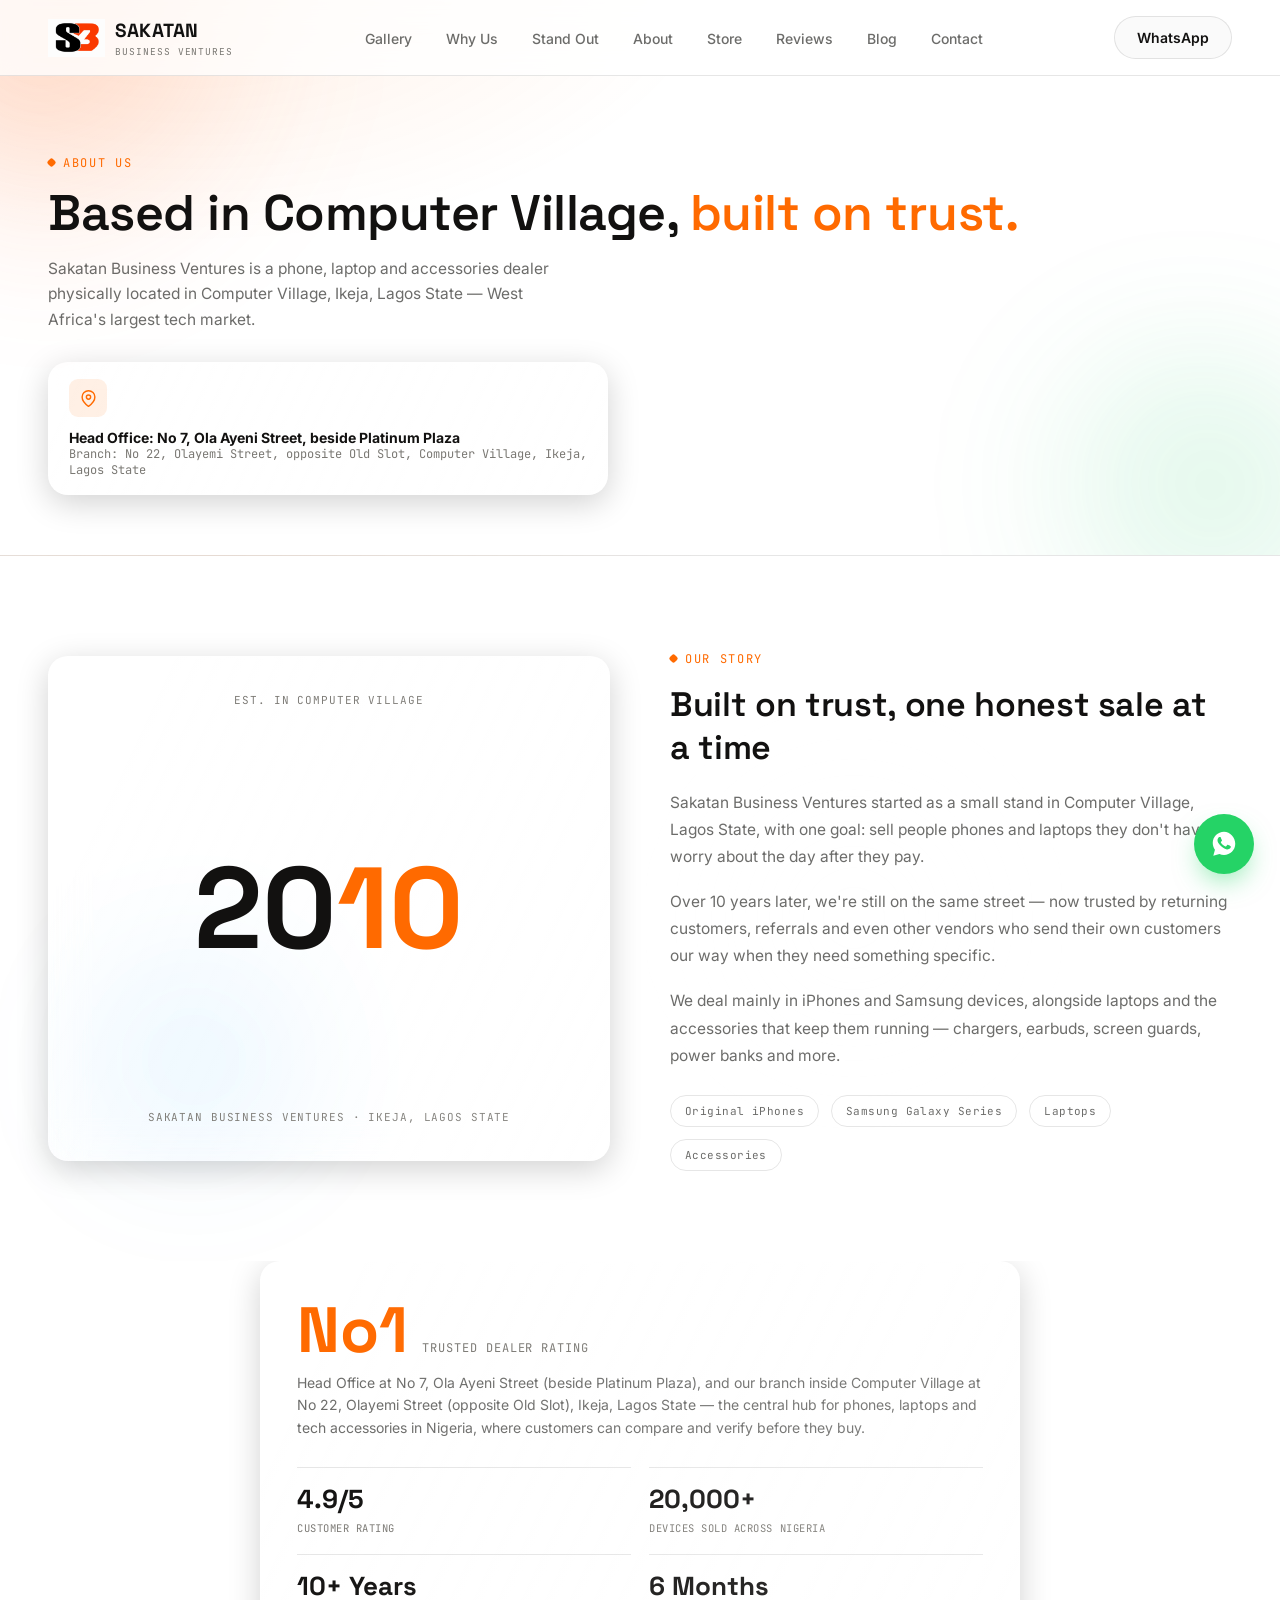
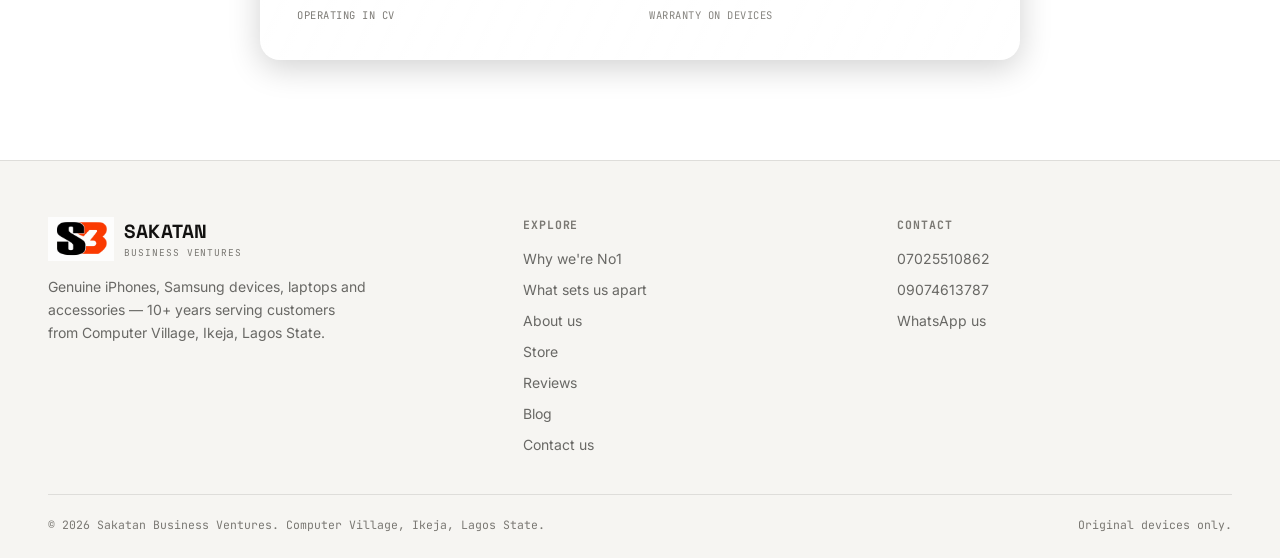
<file: about.html>
<!DOCTYPE html>
<html lang="en">
<head>
<meta charset="UTF-8">
<meta name="viewport" content="width=device-width, initial-scale=1.0">
<link rel="icon" type="image/jpeg" href="logo.jpeg">
<title>About Us | Sakatan Business Ventures — Computer Village, Lagos State</title>
<meta name="description" content="Sakatan Business Ventures is based in Computer Village, Ikeja, Lagos State — trusted dealers in genuine iPhones, Samsung devices, laptops and accessories.">
<link rel="preconnect" href="https://fonts.googleapis.com">
<link rel="preconnect" href="https://fonts.gstatic.com" crossorigin>
<link href="https://fonts.googleapis.com/css2?family=Space+Grotesk:wght@400;500;600;700&family=Inter:wght@400;500;600;700;800&family=JetBrains+Mono:wght@400;500;600&display=swap" rel="stylesheet">
<link rel="stylesheet" href="styles.css">
<style>
  .page-hero{
    position:relative;
    padding:150px 0 60px;
    background:radial-gradient(ellipse 900px 500px at 15% -10%, rgba(255,106,0,0.10), transparent 60%);
    border-bottom:1px solid var(--line);
    overflow:hidden;
  }
  .page-hero h1{font-size:clamp(32px,4.6vw,50px); line-height:1.06; margin-top:16px;}
  .page-hero p{color:var(--white-dim); font-size:15.5px; max-width:520px; margin-top:16px; line-height:1.65;}
  .location-strip{
    display:flex; align-items:center; gap:12px; flex-wrap:wrap;
    margin-top:30px; padding:16px 20px; border-radius:12px;
    max-width:560px;
  }
  .location-strip .ic{
    width:38px;height:38px;border-radius:9px;background:var(--orange-dim);
    display:flex;align-items:center;justify-content:center; flex-shrink:0;
  }
  .location-strip .ic svg{width:17px;height:17px;stroke:var(--orange);}
  .location-strip b{display:block; font-size:14px;}
  .location-strip span{display:block; font-family:var(--mono); font-size:12px; color:var(--gray);}
  .about-page-section{padding:90px 0; position:relative; overflow:hidden;}
  .logo-img{height:38px;width:auto;display:block;object-fit:contain;}
  .footer-brand .logo-img{height:44px;}

  /* ===== Glass floating blobs ===== */
  .glass-blob{
    position:absolute;
    border-radius:50%;
    filter:blur(70px);
    z-index:0;
    pointer-events:none;
    opacity:0.55;
    animation:glassFloat 14s ease-in-out infinite;
  }
  .blob-1{ width:420px; height:420px; top:-120px; left:-100px;
    background:radial-gradient(circle at 30% 30%, rgba(255,122,61,0.55), rgba(255,122,61,0) 70%);
    animation-delay:0s; }
  .blob-2{ width:360px; height:360px; bottom:-140px; right:-80px;
    background:radial-gradient(circle at 60% 40%, rgba(46,204,113,0.35), rgba(46,204,113,0) 70%);
    animation-delay:-5s; }
  .blob-3{ width:300px; height:300px; top:30%; left:55%;
    background:radial-gradient(circle at 50% 50%, rgba(255,255,255,0.22), rgba(255,255,255,0) 70%);
    animation-delay:-9s; }
  .blob-4{ width:260px; height:260px; bottom:10%; left:5%;
    background:radial-gradient(circle at 50% 50%, rgba(52,152,219,0.30), rgba(52,152,219,0) 70%);
    animation-delay:-3s; }
  @keyframes glassFloat{
    0%, 100%{ transform:translate(0,0) scale(1); }
    33%{ transform:translate(30px,-25px) scale(1.08); }
    66%{ transform:translate(-25px,20px) scale(0.94); }
  }

  /* ===== Glass panels ===== */
  .glass-panel{
    position:relative;
    z-index:1;
    background:rgba(255,255,255,0.06);
    backdrop-filter:blur(18px) saturate(160%);
    -webkit-backdrop-filter:blur(18px) saturate(160%);
    border:1px solid rgba(255,255,255,0.14);
    border-radius:20px;
    box-shadow:0 8px 32px rgba(0,0,0,0.18), inset 0 1px 0 rgba(255,255,255,0.15);
    transition:transform .4s ease, box-shadow .4s ease, border-color .4s ease;
  }
  .glass-panel:hover{
    transform:translateY(-4px);
    box-shadow:0 16px 40px rgba(0,0,0,0.24), inset 0 1px 0 rgba(255,255,255,0.2);
    border-color:rgba(255,122,61,0.35);
  }
  .glass-panel::before{
    content:"";
    position:absolute;
    inset:0;
    border-radius:inherit;
    background:linear-gradient(115deg, transparent 20%, rgba(255,255,255,0.10) 45%, transparent 70%);
    background-size:250% 250%;
    background-position:200% 0;
    animation:glassShimmer 7s ease-in-out infinite;
    pointer-events:none;
  }
  @keyframes glassShimmer{
    0%{ background-position:200% 0; }
    50%{ background-position:-50% 0; }
    100%{ background-position:200% 0; }
  }

  .location-strip.glass-panel div, .location-strip.glass-panel .ic{ position:relative; z-index:1; }

  /* ===== Big year counter with glow pulse ===== */
  .about-visual{ position:relative; z-index:1; }
  .big-year{
    position:relative;
    animation:yearGlow 4s ease-in-out infinite;
  }
  @keyframes yearGlow{
    0%, 100%{ text-shadow:0 0 22px rgba(255,122,61,0.25); }
    50%{ text-shadow:0 0 42px rgba(255,122,61,0.55); }
  }

  /* ===== Badge chips: subtle float + hover pop ===== */
  .badges span{
    display:inline-block;
    transition:transform .25s ease, background .25s ease, border-color .25s ease;
  }
  .badges span:hover{
    transform:translateY(-3px) scale(1.04);
    border-color:rgba(255,122,61,0.5);
  }

  /* ===== Reveal animation refinement (fade + rise) ===== */
  .reveal{ opacity:0; transform:translateY(24px); transition:opacity .7s ease, transform .7s ease; }
  .reveal.in{ opacity:1; transform:translateY(0); }

  @media (prefers-reduced-motion: reduce){
    .glass-blob, .glass-panel::before, .big-year{ animation:none; }
  }
</style>
</head>
<body>

<header>
  <nav class="nav">
    <a href="index.html#top" class="logo">
      <img src="logo.jpeg" alt="Sakatan Business Ventures logo" class="logo-img">
      <span>SAKATAN<small>BUSINESS VENTURES</small></span>
    </a>
    <ul class="nav-links">
      <li><a href="index.html#gallery">Gallery</a></li>
      <li><a href="index.html#why-cv">Why Us</a></li>
      <li><a href="index.html#standout">Stand Out</a></li>
      <li><a href="about.html">About</a></li>
       <li><a href="store.html">Store</a></li>
      <li><a href="index.html#reviews">Reviews</a></li>
       <li><a href="blog.html">Blog</a></li>
      <li><a href="contact.html">Contact</a></li>
    </ul>
    <div class="nav-cta">
      <a href="https://wa.me/2347025510862" class="btn btn-ghost" target="_blank" rel="noopener">WhatsApp</a>
      <button class="nav-toggle" id="navToggle" aria-label="Toggle menu"><span></span><span></span><span></span></button>
    </div>
  </nav>
</header>

<main>

  <section class="page-hero">
    <div class="glass-blob blob-1"></div>
    <div class="glass-blob blob-2"></div>
    <div class="wrap" style="position:relative; z-index:1;">
      <span class="eyebrow">About us</span>
      <h1>Based in Computer Village, <span style="color:var(--orange);">built on trust.</span></h1>
      <p>Sakatan Business Ventures is a phone, laptop and accessories dealer physically located in Computer Village, Ikeja, Lagos State — West Africa's largest tech market.</p>
      <div class="location-strip glass-panel">
        <span class="ic"><svg viewBox="0 0 24 24" fill="none" stroke-width="2" stroke-linecap="round" stroke-linejoin="round"><path d="M21 10c0 7-9 13-9 13s-9-6-9-13a9 9 0 0118 0z"/><circle cx="12" cy="10" r="3"/></svg></span>
        <div><b>Head Office: No 7, Ola Ayeni Street, beside Platinum Plaza</b><span>Branch: No 22, Olayemi Street, opposite Old Slot, Computer Village, Ikeja, Lagos State</span></div>
      </div>
    </div>
  </section>

  <section class="about-page-section">
    <div class="glass-blob blob-3"></div>
    <div class="glass-blob blob-4"></div>
    <div class="wrap about-grid" style="position:relative; z-index:1;">
      <div class="about-visual reveal glass-panel" style="padding:36px; text-align:center;">
        <span class="label">EST. IN COMPUTER VILLAGE</span>
        <div class="big-year">20<span>10</span></div>
        <span class="label">SAKATAN BUSINESS VENTURES · IKEJA, LAGOS STATE</span>
      </div>
      <div class="about-copy reveal">
        <span class="eyebrow">Our story</span>
        <h2 style="margin:16px 0 20px; font-size:clamp(26px,3vw,34px);">Built on trust, one honest sale at a time</h2>
        <p>Sakatan Business Ventures started as a small stand in Computer Village, Lagos State, with one goal: sell people phones and laptops they don't have to worry about the day after they pay.</p>
        <p>Over 10 years later, we're still on the same street — now trusted by returning customers, referrals and even other vendors who send their own customers our way when they need something specific.</p>
        <p>We deal mainly in iPhones and Samsung devices, alongside laptops and the accessories that keep them running — chargers, earbuds, screen guards, power banks and more.</p>
        <div class="badges">
          <span>Original iPhones</span>
          <span>Samsung Galaxy Series</span>
          <span>Laptops</span>
          <span>Accessories</span>
        </div>
      </div>
    </div>
  </section>

  <section class="cv-section" style="padding-top:0; position:relative; overflow:hidden;">
    <div class="wrap">
      <div class="cv-panel glass-panel reveal" style="max-width:760px; margin:0 auto; padding:36px;">
        <div class="rank"><b>No1</b><span>Trusted Dealer Rating</span></div>
        <p class="location">Head Office at No 7, Ola Ayeni Street (beside Platinum Plaza), and our branch inside Computer Village at No 22, Olayemi Street (opposite Old Slot), Ikeja, Lagos State — the central hub for phones, laptops and tech accessories in Nigeria, where customers can compare and verify before they buy.</p>
        <div class="cv-stats">
          <div><b>4.9/5</b><span>Customer Rating</span></div>
          <div><b>20,000+</b><span>Devices Sold Across Nigeria</span></div>
          <div><b>10+ Years</b><span>Operating in CV</span></div>
          <div><b>6 Months</b><span>Warranty on Devices</span></div>
        </div>
      </div>
    </div>
  </section>

</main>

<footer>
  <div class="wrap">
    <div class="footer-grid">
      <div class="footer-brand">
        <a href="index.html#top" class="logo"><img src="logo.jpeg" alt="Sakatan Business Ventures logo" class="logo-img"><span>SAKATAN<small>BUSINESS VENTURES</small></span></a>
        <p>Genuine iPhones, Samsung devices, laptops and accessories — 10+ years serving customers from Computer Village, Ikeja, Lagos State.</p>
      </div>
      <div class="footer-col">
        <h4>Explore</h4>
        <ul>
          <li><a href="index.html#why-cv">Why we're No1</a></li>
          <li><a href="index.html#standout">What sets us apart</a></li>
          <li><a href="about.html">About us</a></li>
          <li><a href="store.html">Store</a></li>
          <li><a href="index.html#reviews">Reviews</a></li>
           <li><a href="blog.html">Blog</a></li>
          <li><a href="contact.html">Contact us</a></li>
        </ul>
      </div>
      <div class="footer-col">
        <h4>Contact</h4>
        <ul>
          <li><a href="tel:07025510862">07025510862</a></li>
          <li><a href="tel:09074613787">09074613787</a></li>
          <li><a href="https://wa.me/2347025510862" target="_blank" rel="noopener">WhatsApp us</a></li>
        </ul>
      </div>
    </div>
    <div class="footer-bottom">
      <span>© 2026 Sakatan Business Ventures. Computer Village, Ikeja, Lagos State.</span>
      <span>Original devices only.</span>
    </div>
  </div>
</footer>

<a class="wa-float" href="https://wa.me/2347025510862?text=Hello%20Sakatan%2C%20I%20want%20to%20check%20out%20your%20phones" target="_blank" rel="noopener" aria-label="Chat with us on WhatsApp">
  <span class="wa-tooltip">Chat with us</span>
  <svg viewBox="0 0 32 32"><path d="M16.001 3C9.373 3 4 8.373 4 15.001c0 2.65.87 5.1 2.34 7.09L4.6 28.4l6.5-1.7a11.94 11.94 0 004.9 1.06h.001C22.63 27.76 28 22.39 28 15.76 28 9.13 22.63 3 16.001 3zm6.94 17.02c-.29.82-1.7 1.55-2.35 1.65-.6.09-1.36.13-2.19-.14-.5-.16-1.15-.38-1.98-.74-3.48-1.5-5.75-5.01-5.93-5.24-.17-.24-1.42-1.89-1.42-3.6s.9-2.56 1.22-2.91c.32-.35.7-.44.93-.44.23 0 .47 0 .67.01.22.01.5-.08.78.6.29.7.98 2.42 1.07 2.59.09.17.15.37.03.6-.12.24-.18.38-.36.58-.18.2-.38.45-.54.6-.18.17-.37.36-.16.7.21.35.93 1.53 1.99 2.48 1.37 1.22 2.52 1.6 2.87 1.78.35.17.55.15.76-.09.2-.24.87-1.01 1.1-1.36.23-.35.46-.29.77-.17.32.12 2.02.95 2.36 1.12.35.17.58.26.66.4.09.15.09.85-.2 1.67z"/></svg>
</a>

<script>
  const navToggle = document.getElementById('navToggle');
  const navLinks = document.querySelector('.nav-links');
  navToggle.addEventListener('click', () => {
    const open = navLinks.style.display === 'flex';
    navLinks.style.display = open ? 'none' : 'flex';
    navLinks.style.cssText += open ? '' : 'position:fixed;top:70px;left:0;right:0;background:#FFFFFF;flex-direction:column;padding:24px 28px;border-bottom:1px solid rgba(18,17,15,0.08);gap:18px;box-shadow:0 16px 30px -18px rgba(18,17,15,0.2);';
  });

  const revealEls = document.querySelectorAll('.reveal');
  const io = new IntersectionObserver((entries) => {
    entries.forEach(e => { if (e.isIntersecting) { e.target.classList.add('in'); io.unobserve(e.target); } });
  }, { threshold: 0.14 });
  revealEls.forEach(el => io.observe(el));
</script>

</body>
</html>
</file>
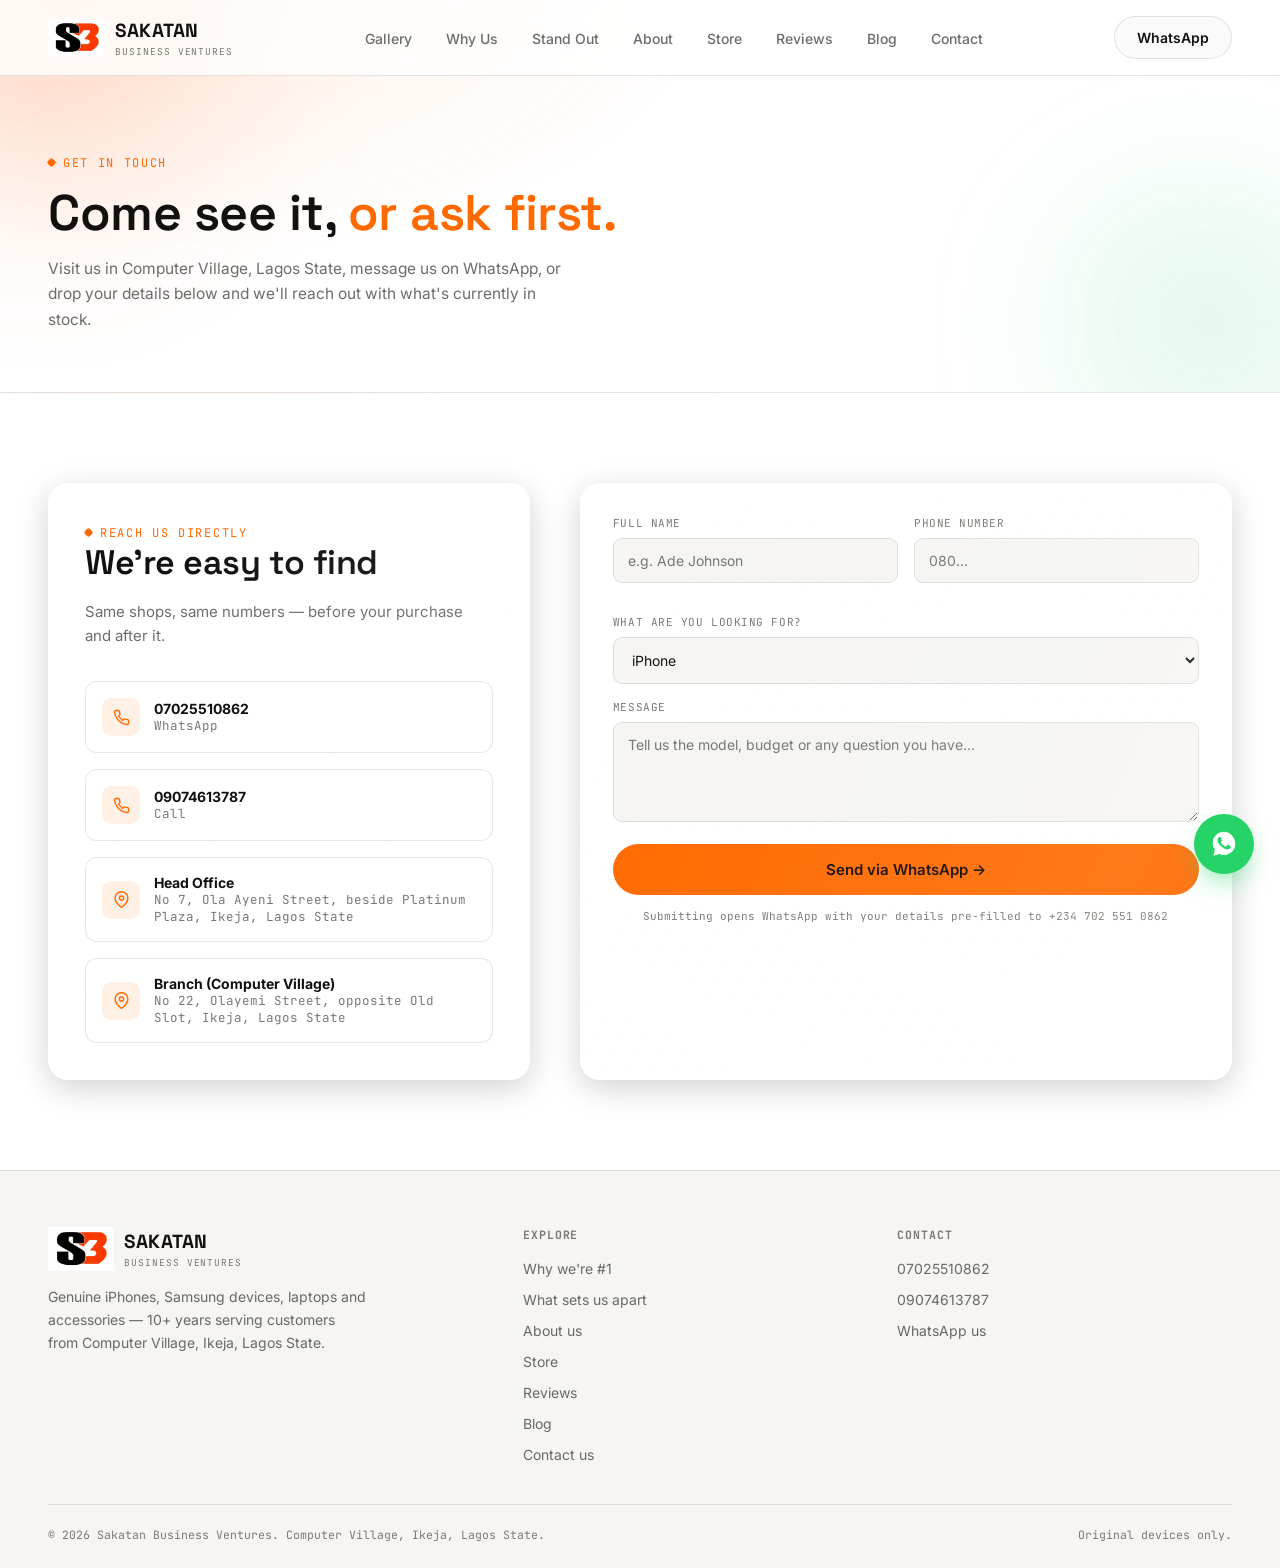
<file: contact.html>
<!DOCTYPE html>
<html lang="en">
<head>
<meta charset="UTF-8">
<meta name="viewport" content="width=device-width, initial-scale=1.0">
<link rel="icon" type="image/jpeg" href="logo.jpeg">
<title>Contact Us | Sakatan Business Ventures — Computer Village, Lagos State</title>
<meta name="description" content="Contact Sakatan Business Ventures in Computer Village, Ikeja, Lagos State. Call, WhatsApp, or send us your details and we'll get back to you.">
<link rel="preconnect" href="https://fonts.googleapis.com">
<link rel="preconnect" href="https://fonts.gstatic.com" crossorigin>
<link href="https://fonts.googleapis.com/css2?family=Space+Grotesk:wght@400;500;600;700&family=Inter:wght@400;500;600;700;800&family=JetBrains+Mono:wght@400;500;600&display=swap" rel="stylesheet">
<link rel="stylesheet" href="styles.css">
<style>
  .page-hero{
    position:relative;
    padding:150px 0 60px;
    background:radial-gradient(ellipse 900px 500px at 15% -10%, rgba(255,106,0,0.10), transparent 60%);
    border-bottom:1px solid var(--line);
    overflow:hidden;
  }
  .page-hero h1{font-size:clamp(32px,4.6vw,50px); line-height:1.06; margin-top:16px;}
  .page-hero p{color:var(--white-dim); font-size:15.5px; max-width:520px; margin-top:16px; line-height:1.65;}
  .contact-page-section{padding:90px 0; position:relative; overflow:hidden;}
  .logo-img{height:38px;width:auto;display:block;object-fit:contain;}
  .footer-brand .logo-img{height:44px;}

  /* ===== Glass effect background blobs (animated) ===== */
  .glass-blob{
    position:absolute;
    border-radius:50%;
    filter:blur(70px);
    z-index:0;
    pointer-events:none;
    opacity:0.55;
    animation:glassFloat 14s ease-in-out infinite;
  }
  .blob-1{
    width:420px; height:420px;
    top:-120px; left:-100px;
    background:radial-gradient(circle at 30% 30%, rgba(255,122,61,0.55), rgba(255,122,61,0) 70%);
    animation-delay:0s;
  }
  .blob-2{
    width:360px; height:360px;
    bottom:-140px; right:-80px;
    background:radial-gradient(circle at 60% 40%, rgba(46,204,113,0.35), rgba(46,204,113,0) 70%);
    animation-delay:-5s;
  }
  .blob-3{
    width:300px; height:300px;
    top:40%; left:60%;
    background:radial-gradient(circle at 50% 50%, rgba(255,255,255,0.25), rgba(255,255,255,0) 70%);
    animation-delay:-9s;
  }
  @keyframes glassFloat{
    0%, 100%{ transform:translate(0,0) scale(1); }
    33%{ transform:translate(30px,-25px) scale(1.08); }
    66%{ transform:translate(-25px,20px) scale(0.94); }
  }

  /* ===== Glass panels ===== */
  .glass-panel{
    position:relative;
    z-index:1;
    background:rgba(255,255,255,0.06);
    backdrop-filter:blur(18px) saturate(160%);
    -webkit-backdrop-filter:blur(18px) saturate(160%);
    border:1px solid rgba(255,255,255,0.14);
    border-radius:20px;
    box-shadow:0 8px 32px rgba(0,0,0,0.18), inset 0 1px 0 rgba(255,255,255,0.15);
    transition:transform .4s ease, box-shadow .4s ease, border-color .4s ease;
  }
  .glass-panel:hover{
    transform:translateY(-4px);
    box-shadow:0 16px 40px rgba(0,0,0,0.24), inset 0 1px 0 rgba(255,255,255,0.2);
    border-color:rgba(255,122,61,0.35);
  }
  .contact-info.glass-panel{ padding:36px; }
  .contact-form.glass-panel{ padding:32px; }

  .contact-line{ position:relative; z-index:1; }

  /* subtle shimmer sweep across glass panels */
  .glass-panel::before{
    content:"";
    position:absolute;
    inset:0;
    border-radius:inherit;
    background:linear-gradient(115deg, transparent 20%, rgba(255,255,255,0.10) 45%, transparent 70%);
    background-size:250% 250%;
    background-position:200% 0;
    animation:glassShimmer 7s ease-in-out infinite;
    pointer-events:none;
  }
  @keyframes glassShimmer{
    0%{ background-position:200% 0; }
    50%{ background-position:-50% 0; }
    100%{ background-position:200% 0; }
  }

  @media (prefers-reduced-motion: reduce){
    .glass-blob, .glass-panel::before{ animation:none; }
  }
</style>
</head>
<body>

<header>
  <nav class="nav">
    <a href="index.html#top" class="logo">
      <img src="logo.jpeg" alt="Sakatan Business Ventures logo" class="logo-img">
      <span>SAKATAN<small>BUSINESS VENTURES</small></span>
    </a>
    <ul class="nav-links">
      <li><a href="index.html#gallery">Gallery</a></li>
      <li><a href="index.html#why-cv">Why Us</a></li>
      <li><a href="index.html#standout">Stand Out</a></li>
      <li><a href="about.html">About</a></li>
             <li><a href="store.html">Store</a></li>
      <li><a href="index.html#reviews">Reviews</a></li>
       <li><a href="blog.html">Blog</a></li>
      <li><a href="contact.html">Contact</a></li>
    </ul>
    <div class="nav-cta">
      <a href="https://wa.me/2347025510862" class="btn btn-ghost" target="_blank" rel="noopener">WhatsApp</a>
      <button class="nav-toggle" id="navToggle" aria-label="Toggle menu"><span></span><span></span><span></span></button>
    </div>
  </nav>
</header>

<main>

  <section class="page-hero">
    <div class="glass-blob blob-1"></div>
    <div class="glass-blob blob-2"></div>
    <div class="wrap" style="position:relative; z-index:1;">
      <span class="eyebrow">Get in touch</span>
      <h1>Come see it, <span style="color:var(--orange);">or ask first.</span></h1>
      <p>Visit us in Computer Village, Lagos State, message us on WhatsApp, or drop your details below and we'll reach out with what's currently in stock.</p>
    </div>
  </section>

  <section class="contact-page-section">
    <div class="glass-blob blob-3"></div>
    <div class="wrap contact-grid" style="position:relative; z-index:1;">
      <div class="contact-info glass-panel reveal">
        <span class="eyebrow">Reach us directly</span>
        <h2>We're easy to find</h2>
        <p>Same shops, same numbers — before your purchase and after it.</p>
        <div class="contact-lines">
          <div class="contact-line">
            <span class="ic"><svg viewBox="0 0 24 24" fill="none" stroke-width="2" stroke-linecap="round" stroke-linejoin="round"><path d="M22 16.92v3a2 2 0 01-2.18 2 19.79 19.79 0 01-8.63-3.07 19.5 19.5 0 01-6-6 19.79 19.79 0 01-3.07-8.67A2 2 0 014.11 2h3a2 2 0 012 1.72c.127.96.362 1.902.7 2.81a2 2 0 01-.45 2.11L8.09 9.91a16 16 0 006 6l1.27-1.27a2 2 0 012.11-.45c.908.338 1.85.573 2.81.7A2 2 0 0122 16.92z"/></svg></span>
            <div><b>07025510862</b><span>WhatsApp</span></div>
          </div>
          <div class="contact-line">
            <span class="ic"><svg viewBox="0 0 24 24" fill="none" stroke-width="2" stroke-linecap="round" stroke-linejoin="round"><path d="M22 16.92v3a2 2 0 01-2.18 2 19.79 19.79 0 01-8.63-3.07 19.5 19.5 0 01-6-6 19.79 19.79 0 01-3.07-8.67A2 2 0 014.11 2h3a2 2 0 012 1.72c.127.96.362 1.902.7 2.81a2 2 0 01-.45 2.11L8.09 9.91a16 16 0 006 6l1.27-1.27a2 2 0 012.11-.45c.908.338 1.85.573 2.81.7A2 2 0 0122 16.92z"/></svg></span>
            <div><b>09074613787</b><span>Call</span></div>
          </div>
          <div class="contact-line">
            <span class="ic"><svg viewBox="0 0 24 24" fill="none" stroke-width="2" stroke-linecap="round" stroke-linejoin="round"><path d="M21 10c0 7-9 13-9 13s-9-6-9-13a9 9 0 0118 0z"/><circle cx="12" cy="10" r="3"/></svg></span>
            <div><b>Head Office</b><span>No 7, Ola Ayeni Street, beside Platinum Plaza, Ikeja, Lagos State</span></div>
          </div>
          <div class="contact-line">
            <span class="ic"><svg viewBox="0 0 24 24" fill="none" stroke-width="2" stroke-linecap="round" stroke-linejoin="round"><path d="M21 10c0 7-9 13-9 13s-9-6-9-13a9 9 0 0118 0z"/><circle cx="12" cy="10" r="3"/></svg></span>
            <div><b>Branch (Computer Village)</b><span>No 22, Olayemi Street, opposite Old Slot, Ikeja, Lagos State</span></div>
          </div>
        </div>
      </div>

      <form class="contact-form glass-panel reveal" id="contactForm">
        <div class="form-row">
          <div class="field">
            <label for="fname">Full name</label>
            <input id="fname" name="fname" type="text" placeholder="e.g. Ade Johnson" required>
          </div>
          <div class="field">
            <label for="fphone">Phone number</label>
            <input id="fphone" name="fphone" type="tel" placeholder="080..." required>
          </div>
        </div>
        <div class="field">
          <label for="finterest">What are you looking for?</label>
          <select id="finterest" name="finterest">
            <option>iPhone</option>
            <option>Samsung phone</option>
            <option>Laptop</option>
            <option>Accessories</option>
            <option>Not sure yet</option>
          </select>
        </div>
        <div class="field">
          <label for="fmessage">Message</label>
          <textarea id="fmessage" name="fmessage" placeholder="Tell us the model, budget or any question you have..." required></textarea>
        </div>
        <button type="submit" class="btn btn-primary form-submit">Send via WhatsApp →</button>
        <p class="form-note">Submitting opens WhatsApp with your details pre-filled to +234 702 551 0862</p>
      </form>
    </div>
  </section>

</main>

<footer>
  <div class="wrap">
    <div class="footer-grid">
      <div class="footer-brand">
        <a href="index.html#top" class="logo"><img src="logo.jpeg" alt="Sakatan Business Ventures logo" class="logo-img"><span>SAKATAN<small>BUSINESS VENTURES</small></span></a>
        <p>Genuine iPhones, Samsung devices, laptops and accessories — 10+ years serving customers from Computer Village, Ikeja, Lagos State.</p>
      </div>
      <div class="footer-col">
        <h4>Explore</h4>
        <ul>
          <li><a href="index.html#why-cv">Why we're #1</a></li>
          <li><a href="index.html#standout">What sets us apart</a></li>
          <li><a href="about.html">About us</a></li>
                 <li><a href="store.html">Store</a></li>
          <li><a href="index.html#reviews">Reviews</a></li>
           <li><a href="blog.html">Blog</a></li>
          <li><a href="contact.html">Contact us</a></li>
        </ul>
      </div>
      <div class="footer-col">
        <h4>Contact</h4>
        <ul>
          <li><a href="tel:07025510862">07025510862</a></li>
          <li><a href="tel:09074613787">09074613787</a></li>
          <li><a href="https://wa.me/2347025510862" target="_blank" rel="noopener">WhatsApp us</a></li>
        </ul>
      </div>
    </div>
    <div class="footer-bottom">
      <span>© 2026 Sakatan Business Ventures. Computer Village, Ikeja, Lagos State.</span>
      <span>Original devices only.</span>
    </div>
  </div>
</footer>

<a class="wa-float" href="https://wa.me/2347025510862?text=Hello%20Sakatan%2C%20I%20want%20to%20check%20out%20your%20phones" target="_blank" rel="noopener" aria-label="Chat with us on WhatsApp">
  <span class="wa-tooltip">Chat with us</span>
  <svg viewBox="0 0 32 32"><path d="M16.001 3C9.373 3 4 8.373 4 15.001c0 2.65.87 5.1 2.34 7.09L4.6 28.4l6.5-1.7a11.94 11.94 0 004.9 1.06h.001C22.63 27.76 28 22.39 28 15.76 28 9.13 22.63 3 16.001 3zm6.94 17.02c-.29.82-1.7 1.55-2.35 1.65-.6.09-1.36.13-2.19-.14-.5-.16-1.15-.38-1.98-.74-3.48-1.5-5.75-5.01-5.93-5.24-.17-.24-1.42-1.89-1.42-3.6s.9-2.56 1.22-2.91c.32-.35.7-.44.93-.44.23 0 .47 0 .67.01.22.01.5-.08.78.6.29.7.98 2.42 1.07 2.59.09.17.15.37.03.6-.12.24-.18.38-.36.58-.18.2-.38.45-.54.6-.18.17-.37.36-.16.7.21.35.93 1.53 1.99 2.48 1.37 1.22 2.52 1.6 2.87 1.78.35.17.55.15.76-.09.2-.24.87-1.01 1.1-1.36.23-.35.46-.29.77-.17.32.12 2.02.95 2.36 1.12.35.17.58.26.66.4.09.15.09.85-.2 1.67z"/></svg>
</a>

<script>
  const navToggle = document.getElementById('navToggle');
  const navLinks = document.querySelector('.nav-links');
  navToggle.addEventListener('click', () => {
    const open = navLinks.style.display === 'flex';
    navLinks.style.display = open ? 'none' : 'flex';
    navLinks.style.cssText += open ? '' : 'position:fixed;top:70px;left:0;right:0;background:#FFFFFF;flex-direction:column;padding:24px 28px;border-bottom:1px solid rgba(18,17,15,0.08);gap:18px;box-shadow:0 16px 30px -18px rgba(18,17,15,0.2);';
  });

  const revealEls = document.querySelectorAll('.reveal');
  const io = new IntersectionObserver((entries) => {
    entries.forEach(e => { if (e.isIntersecting) { e.target.classList.add('in'); io.unobserve(e.target); } });
  }, { threshold: 0.14 });
  revealEls.forEach(el => io.observe(el));

  document.getElementById('contactForm').addEventListener('submit', function(e){
    e.preventDefault();
    const name = document.getElementById('fname').value.trim();
    const phone = document.getElementById('fphone').value.trim();
    const interest = document.getElementById('finterest').value;
    const message = document.getElementById('fmessage').value.trim();
    const text = `Hello Sakatan, my name is ${name} (${phone}).%0AI'm interested in: ${interest}.%0A${message}`;
    window.open(`https://wa.me/2347025510862?text=${encodeURIComponent(text.replace(/%0A/g,'\n'))}`, '_blank');
  });
</script>

</body>
</html>
</file>
<file: styles.css>
:root{
    --black:#FFFFFF;
    --black-soft:#F6F5F2;
    --card:#FFFFFF;
    --card-2:#FBF7F2;
    --line: rgba(18,17,15,0.10);
    --orange:#FF6A00;
    --orange-light:#E85D00;
    --orange-dim: rgba(255,106,0,0.10);
    --white:#121110;
    --white-dim: rgba(18,17,15,0.62);
    --gray:#7A7873;
    --green:#1FA057;
    --radius: 14px;
    --display: 'Space Grotesk', sans-serif;
    --body: 'Inter', sans-serif;
    --mono: 'JetBrains Mono', monospace;
    --shadow: 0 24px 60px -24px rgba(18,17,15,0.16);
  }

  *{margin:0;padding:0;box-sizing:border-box;}
  html{scroll-behavior:smooth;}
  body{
    background:var(--black);
    color:var(--white);
    font-family:var(--body);
    overflow-x:hidden;
    -webkit-font-smoothing:antialiased;
  }
  img{max-width:100%;display:block;}
  a{color:inherit;text-decoration:none;}
  ul{list-style:none;}
  button{font-family:inherit;cursor:pointer;}
  ::selection{background:var(--orange);color:var(--black);}

  @media (prefers-reduced-motion: reduce){
    *{animation-duration:0.01ms !important; animation-iteration-count:1 !important; transition-duration:0.01ms !important; scroll-behavior:auto !important;}
  }

  :focus-visible{outline:2px solid var(--orange); outline-offset:3px;}

  .wrap{max-width:1240px; margin:0 auto; padding:0 28px;}

  .eyebrow{
    font-family:var(--mono);
    font-size:12px;
    letter-spacing:0.14em;
    text-transform:uppercase;
    color:var(--orange);
    display:inline-flex;
    align-items:center;
    gap:8px;
  }
  .eyebrow::before{
    content:'';
    width:7px;height:7px;
    background:var(--orange);
    border-radius:2px;
    display:inline-block;
    transform:rotate(45deg);
  }

  h1,h2,h3{font-family:var(--display); font-weight:600; letter-spacing:-0.01em;}

  /* ---------- NAV ---------- */
  header{
    position:fixed; top:0; left:0; right:0; z-index:200;
    background:rgba(255,255,255,0.78);
    backdrop-filter:blur(14px);
    -webkit-backdrop-filter:blur(14px);
    border-bottom:1px solid var(--line);
  }
  .nav{
    display:flex; align-items:center; justify-content:space-between;
    padding:16px 28px;
    max-width:1240px; margin:0 auto;
  }
  .logo{
    font-family:var(--display); font-weight:700; font-size:19px;
    letter-spacing:0.01em;
    display:flex; align-items:center; gap:10px;
  }
  .logo .mark{
    width:34px;height:34px;
    background:linear-gradient(140deg, var(--orange), #C74E00);
    border-radius:8px;
    display:flex;align-items:center;justify-content:center;
    font-size:16px; color:var(--black); font-weight:700;
    flex-shrink:0;
  }
  .logo small{
    display:block; font-family:var(--mono); font-weight:400; font-size:9.5px;
    letter-spacing:0.1em; color:var(--gray); margin-top:2px;
  }
  .nav-links{display:flex; gap:34px; align-items:center;}
  .nav-links a{
    font-size:14px; font-weight:500; color:var(--white-dim);
    transition:color .2s ease; position:relative;
  }
  .nav-links a:hover{color:var(--white);}
  .nav-cta{
    display:flex; align-items:center; gap:14px;
  }
  .btn{
    display:inline-flex; align-items:center; justify-content:center; gap:8px;
    padding:12px 22px;
    border-radius:999px;
    font-size:14px; font-weight:600;
    border:1px solid transparent;
    transition:transform .18s ease, box-shadow .18s ease, background .18s ease, border-color .18s ease;
    white-space:nowrap;
  }
  .btn-primary{
    background:var(--orange); color:#160900;
    box-shadow:0 0 0 0 rgba(255,106,0,0.5);
  }
  .btn-primary:hover{transform:translateY(-2px); box-shadow:0 10px 24px -8px rgba(255,106,0,0.6);}
  .btn-ghost{
    border-color:var(--line); color:var(--white);
    background:rgba(18,17,15,0.02);
  }
  .btn-ghost:hover{border-color:var(--orange); color:var(--orange-light);}
  .nav-toggle{display:none; flex-direction:column; gap:5px; background:none; border:none; padding:6px;}
  .nav-toggle span{width:22px; height:2px; background:var(--white);}

  /* ---------- HERO ---------- */
  .hero{
    position:relative;
    padding:150px 0 90px;
    background:
      radial-gradient(ellipse 900px 500px at 15% -10%, rgba(255,106,0,0.16), transparent 60%),
      radial-gradient(ellipse 700px 500px at 100% 10%, rgba(255,106,0,0.08), transparent 60%),
      var(--black);
    overflow:hidden;
  }
  .hero::before{
    content:'';
    position:absolute; inset:0;
    background-image:
      linear-gradient(rgba(18,17,15,0.045) 1px, transparent 1px),
      linear-gradient(90deg, rgba(18,17,15,0.045) 1px, transparent 1px);
    background-size:44px 44px;
    mask-image:radial-gradient(ellipse 700px 500px at 20% 0%, black, transparent 70%);
    pointer-events:none;
  }
  .hero-grid{
    display:grid;
    grid-template-columns:1.05fr 0.95fr;
    gap:50px;
    align-items:center;
    position:relative;
    z-index:2;
  }
  .hero-copy h1{
    font-size:clamp(36px, 5vw, 58px);
    line-height:1.04;
    margin:20px 0 22px;
  }
  .hero-copy h1 .accent{color:var(--orange);}
  .hero-copy p.lead{
    font-size:17px; line-height:1.65; color:var(--white-dim);
    max-width:480px; margin-bottom:34px;
  }
  .hero-actions{display:flex; gap:14px; flex-wrap:wrap; margin-bottom:44px;}
  .hero-trust{
    display:flex; gap:28px; flex-wrap:wrap;
    padding-top:26px; border-top:1px solid var(--line);
  }
  .hero-trust .stat{display:flex; flex-direction:column; gap:2px;}
  .hero-trust .stat b{font-family:var(--display); font-size:24px; color:var(--white);}
  .hero-trust .stat span{font-family:var(--mono); font-size:11px; letter-spacing:0.06em; color:var(--gray); text-transform:uppercase;}

  /* hero visual / signature verification device */
  .hero-visual{position:relative;}
  .device-frame{
    position:relative;
    border-radius:22px;
    overflow:hidden;
    border:1px solid var(--line);
    background:var(--black-soft);
    box-shadow:0 40px 80px -30px rgba(18,17,15,0.22);
  }
  .device-frame img{
    width:100%; height:100%; object-fit:cover;
    display:block;
    filter:saturate(1.05) contrast(1.02);
  }
  .scan-line{
    position:absolute; left:0; right:0; height:2px;
    background:linear-gradient(90deg, transparent, var(--orange) 20%, #FFD9B0 50%, var(--orange) 80%, transparent);
    box-shadow:0 0 18px 3px rgba(255,106,0,0.7);
    top:0;
    animation:scan 3.2s cubic-bezier(.65,0,.35,1) infinite;
    z-index:5;
  }
  @keyframes scan{
    0%{top:2%; opacity:0;}
    8%{opacity:1;}
    48%{top:96%; opacity:1;}
    56%{opacity:0;}
    100%{top:96%; opacity:0;}
  }
  .corner{position:absolute; width:26px; height:26px; z-index:6; border-color:var(--orange);}
  .corner.tl{top:14px; left:14px; border-top:2px solid; border-left:2px solid; border-radius:6px 0 0 0;}
  .corner.tr{top:14px; right:14px; border-top:2px solid; border-right:2px solid; border-radius:0 6px 0 0;}
  .corner.bl{bottom:14px; left:14px; border-bottom:2px solid; border-left:2px solid; border-radius:0 0 0 6px;}
  .corner.br{bottom:14px; right:14px; border-bottom:2px solid; border-right:2px solid; border-radius:0 0 6px 0;}

  .verify-badge{
    position:absolute; bottom:-18px; left:24px;
    background:var(--black-soft);
    border:1px solid var(--line);
    border-radius:12px;
    padding:12px 16px;
    display:flex; align-items:center; gap:10px;
    box-shadow:0 16px 40px -14px rgba(18,17,15,0.18);
    z-index:8;
    animation:float 4.5s ease-in-out infinite;
  }
  @keyframes float{0%,100%{transform:translateY(0);} 50%{transform:translateY(-8px);}}
  .verify-badge .dot{
    width:32px; height:32px; border-radius:50%;
    background:rgba(46,204,113,0.12);
    display:flex; align-items:center; justify-content:center;
    flex-shrink:0;
  }
  .verify-badge .dot svg{width:16px; height:16px;}
  .verify-badge b{display:block; font-family:var(--display); font-size:13.5px;}
  .verify-badge span{display:block; font-family:var(--mono); font-size:10px; color:var(--gray); letter-spacing:0.04em;}

  .price-badge{
    position:absolute; top:-16px; right:22px;
    background:var(--orange); color:#160900;
    border-radius:10px; padding:9px 14px;
    font-family:var(--mono); font-size:11.5px; font-weight:600;
    box-shadow:0 14px 30px -10px rgba(255,106,0,0.6);
    z-index:8;
    transform:rotate(3deg);
  }

  /* ---------- MARQUEE ---------- */
  .marquee-section{
    border-top:1px solid var(--line); border-bottom:1px solid var(--line);
    background:var(--black-soft);
    padding:20px 0;
    overflow:hidden;
  }
  .marquee-track{display:flex; width:max-content; animation:marquee 26s linear infinite;}
  .marquee-track span{
    font-family:var(--mono); font-size:14px; letter-spacing:0.08em;
    color:var(--gray); padding:0 30px; white-space:nowrap;
    display:flex; align-items:center; gap:30px;
  }
  .marquee-track span::after{content:'◆'; color:var(--orange); font-size:9px;}
  @keyframes marquee{0%{transform:translateX(0);} 100%{transform:translateX(-50%);}}

  /* ---------- SECTION SHARED ---------- */
  section{padding:100px 0;}
  .section-head{max-width:640px; margin-bottom:56px;}
  .section-head h2{font-size:clamp(28px,3.4vw,40px); margin-top:16px; line-height:1.12;}
  .section-head p{color:var(--white-dim); margin-top:16px; font-size:15.5px; line-height:1.6;}
  .section-head.center{margin-left:auto; margin-right:auto; text-align:center;}

  /* ---------- WHY #1 IN COMPUTER VILLAGE ---------- */
  /* ---------- GALLERY ---------- */
  .gallery-section{background:var(--black);}
  .gallery-tabs{display:flex; gap:10px; flex-wrap:wrap; margin-bottom:36px;}
  .gallery-tab{
    font-family:var(--mono); font-size:12px; letter-spacing:0.04em;
    padding:10px 18px; border-radius:999px; border:1px solid var(--line);
    background:var(--card); color:var(--white-dim);
    transition:all .2s ease;
  }
  .gallery-tab:hover{border-color:var(--orange); color:var(--orange-light);}
  .gallery-tab.active{background:var(--orange); border-color:var(--orange); color:#160900;}
  .gallery-grid{
    display:grid; grid-template-columns:repeat(4, 1fr); gap:20px;
  }
  .gallery-item{
    border:1px solid var(--line); border-radius:var(--radius);
    background:var(--card);
    overflow:hidden;
    transition:transform .25s ease, box-shadow .25s ease, border-color .25s ease;
  }
  .gallery-item:hover{transform:translateY(-6px); box-shadow:var(--shadow); border-color:rgba(255,106,0,0.35);}
  .gallery-thumb{
    aspect-ratio:1/1;
    background:var(--black-soft);
    display:flex; align-items:center; justify-content:center;
    padding:22px;
    position:relative;
  }
  .gallery-thumb img{width:100%; height:100%; object-fit:contain;}
  .gallery-cat{
    position:absolute; top:10px; left:10px;
    font-family:var(--mono); font-size:9.5px; letter-spacing:0.06em; text-transform:uppercase;
    background:var(--orange-dim); color:var(--orange-light);
    padding:4px 9px; border-radius:999px;
  }
  .gallery-info{padding:14px 16px 18px; border-top:1px solid var(--line);}
  .gallery-info b{display:block; font-size:13.5px; margin-bottom:2px;}
  .gallery-info span{display:block; font-family:var(--mono); font-size:10.5px; color:var(--gray);}
  @media (max-width:980px){ .gallery-grid{grid-template-columns:repeat(3,1fr);} }
  @media (max-width:620px){ .gallery-grid{grid-template-columns:repeat(2,1fr); gap:14px;} }
  .gallery-cta{display:flex; justify-content:center; margin-top:44px;}
  .gallery-cta .btn{padding:16px 34px; font-size:15.5px;}

  .cv-section{background:var(--black);}
  .cv-grid{display:grid; grid-template-columns:0.9fr 1.1fr; gap:60px; align-items:start;}
  .cv-list{display:flex; flex-direction:column; gap:0;}
  .cv-item{
    display:flex; gap:20px; padding:24px 0;
    border-top:1px solid var(--line);
  }
  .cv-item:last-child{border-bottom:1px solid var(--line);}
  .cv-item .num{font-family:var(--mono); color:var(--orange); font-size:13px; padding-top:3px;}
  .cv-item h3{font-size:17px; margin-bottom:6px;}
  .cv-item p{font-size:14.5px; color:var(--white-dim); line-height:1.6;}

  .cv-panel{
    background:var(--card);
    border:1px solid var(--line);
    border-radius:var(--radius);
    padding:36px;
    position:relative;
    overflow:hidden;
  }
  .cv-panel::before{
    content:'COMPUTER VILLAGE';
    position:absolute; right:-10px; bottom:-24px;
    font-family:var(--display); font-weight:700;
    font-size:78px; color:rgba(18,17,15,0.045);
    letter-spacing:-0.02em; white-space:nowrap; pointer-events:none;
  }
  .cv-panel .rank{
    display:flex; align-items:baseline; gap:14px; margin-bottom:10px;
  }
  .cv-panel .rank b{font-family:var(--display); font-size:64px; color:var(--orange); line-height:1;}
  .cv-panel .rank span{font-family:var(--mono); font-size:12px; color:var(--gray); text-transform:uppercase; letter-spacing:0.08em;}
  .cv-panel p.location{font-size:14px; color:var(--white-dim); margin-bottom:28px; line-height:1.6;}
  .cv-stats{display:grid; grid-template-columns:1fr 1fr; gap:18px;}
  .cv-stats div{border-top:1px solid var(--line); padding-top:14px;}
  .cv-stats b{display:block; font-family:var(--display); font-size:26px;}
  .cv-stats span{font-family:var(--mono); font-size:10.5px; color:var(--gray); letter-spacing:0.05em; text-transform:uppercase;}

  /* ---------- STAND OUT (feature grid) ---------- */
  .stand-section{background:var(--black-soft); border-top:1px solid var(--line); border-bottom:1px solid var(--line);}
  .feature-grid{display:grid; grid-template-columns:repeat(3, 1fr); gap:1px; background:var(--line); border:1px solid var(--line); border-radius:var(--radius); overflow:hidden;}
  .feature-card{
    background:var(--black-soft);
    padding:32px 28px;
    transition:background .25s ease;
  }
  .feature-card:hover{background:var(--card-2);}
  .feature-card .ic{
    width:42px; height:42px; border-radius:10px;
    background:var(--orange-dim);
    display:flex; align-items:center; justify-content:center;
    margin-bottom:20px;
  }
  .feature-card .ic svg{width:20px; height:20px; stroke:var(--orange);}
  .feature-card h3{font-size:16.5px; margin-bottom:8px;}
  .feature-card p{font-size:14px; color:var(--white-dim); line-height:1.6;}

  /* ---------- ABOUT ---------- */
  .about-grid{display:grid; grid-template-columns:1fr 1fr; gap:60px; align-items:center;}
  .about-visual{
    position:relative;
    border-radius:var(--radius);
    border:1px solid var(--line);
    background:linear-gradient(155deg, var(--card), var(--black-soft));
    padding:40px;
    aspect-ratio:1/0.9;
    display:flex; flex-direction:column; justify-content:space-between;
  }
  .about-visual .label{font-family:var(--mono); font-size:11px; color:var(--gray); letter-spacing:0.08em;}
  .about-visual .big-year{font-family:var(--display); font-size:clamp(60px,9vw,120px); font-weight:700; color:var(--white); line-height:0.9;}
  .about-visual .big-year span{color:var(--orange);}
  .about-copy p{color:var(--white-dim); font-size:15.5px; line-height:1.75; margin-bottom:18px;}
  .about-copy .badges{display:flex; gap:12px; flex-wrap:wrap; margin-top:26px;}
  .about-copy .badges span{
    font-family:var(--mono); font-size:11px; letter-spacing:0.04em;
    padding:8px 14px; border-radius:999px; border:1px solid var(--line); color:var(--white-dim);
  }

  /* ---------- REVIEWS ---------- */
  .reviews-section{background:var(--black-soft); border-top:1px solid var(--line); border-bottom:1px solid var(--line); padding-bottom:70px;}
  .reviews-marquee{display:flex; flex-direction:column; gap:20px; margin-top:10px;}
  .reviews-row{
    overflow:hidden;
    -webkit-mask-image:linear-gradient(90deg, transparent 0, #000 6%, #000 94%, transparent 100%);
    mask-image:linear-gradient(90deg, transparent 0, #000 6%, #000 94%, transparent 100%);
  }
  .reviews-track{
    display:flex; gap:20px; width:max-content;
    animation: scroll-left 62s linear infinite;
  }
  .row-right .reviews-track{ animation-name: scroll-right; animation-duration:70s; }
  .reviews-row:hover .reviews-track{ animation-play-state:paused; }
  @keyframes scroll-left{ 0%{transform:translateX(0);} 100%{transform:translateX(-50%);} }
  @keyframes scroll-right{ 0%{transform:translateX(-50%);} 100%{transform:translateX(0);} }

  .review-card{
    background:var(--card); border:1px solid var(--line); border-radius:var(--radius);
    padding:26px; display:flex; flex-direction:column; gap:14px;
    width:340px; flex-shrink:0;
    box-shadow:0 18px 40px -26px rgba(18,17,15,0.12);
    transition:transform .3s ease, box-shadow .3s ease, border-color .3s ease;
  }
  .review-card:hover{
    transform:translateY(-4px);
    box-shadow:0 24px 50px -22px rgba(255,106,0,0.22);
    border-color:rgba(255,106,0,0.3);
  }
  .stars{display:flex; gap:3px; color:var(--orange); font-size:13px; letter-spacing:2px;}
  .review-card p.quote{font-size:14px; line-height:1.65; color:var(--white); opacity:0.9;}
  .review-person{display:flex; align-items:center; gap:12px; margin-top:auto;}
  .review-person .avatar{
    width:38px;height:38px;border-radius:50%;
    background:linear-gradient(140deg, var(--orange), #6b2c00);
    display:flex;align-items:center;justify-content:center;
    font-family:var(--display); font-size:13px; font-weight:700; color:#fff;
    flex-shrink:0;
  }
  .review-person b{display:block; font-size:13.5px;}
  .review-person span{display:block; font-family:var(--mono); font-size:10.5px; color:var(--gray);}

  @media (prefers-reduced-motion: reduce){
    .reviews-track{animation:none;}
  }

  /* ---------- CONTACT ---------- */
  .contact-grid{display:grid; grid-template-columns:0.85fr 1.15fr; gap:50px;}
  .contact-info h2{font-size:clamp(26px,3vw,34px); margin-bottom:16px;}
  .contact-info p{color:var(--white-dim); font-size:15px; line-height:1.65; margin-bottom:32px;}
  .contact-lines{display:flex; flex-direction:column; gap:16px;}
  .contact-line{
    display:flex; align-items:center; gap:14px;
    padding:16px; border:1px solid var(--line); border-radius:12px;
    background:var(--card);
  }
  .contact-line .ic{
    width:38px;height:38px;border-radius:9px;background:var(--orange-dim);
    display:flex;align-items:center;justify-content:center; flex-shrink:0;
  }
  .contact-line .ic svg{width:17px;height:17px;stroke:var(--orange);}
  .contact-line b{display:block; font-size:14px;}
  .contact-line span{display:block; font-family:var(--mono); font-size:12.5px; color:var(--gray);}

  .contact-form{
    background:var(--card); border:1px solid var(--line); border-radius:var(--radius);
    padding:36px;
  }
  .form-row{display:grid; grid-template-columns:1fr 1fr; gap:16px; margin-bottom:16px;}
  .field{display:flex; flex-direction:column; gap:8px; margin-bottom:16px;}
  .field label{font-family:var(--mono); font-size:11px; letter-spacing:0.05em; color:var(--gray); text-transform:uppercase;}
  .field input, .field select, .field textarea{
    background:var(--black-soft); border:1px solid var(--line); border-radius:9px;
    padding:13px 14px; color:var(--white); font-family:var(--body); font-size:14px;
    transition:border-color .2s ease;
  }
  .field input:focus, .field select:focus, .field textarea:focus{
    border-color:var(--orange); outline:none;
  }
  .field textarea{resize:vertical; min-height:100px;}
  .form-submit{width:100%; margin-top:6px; padding:15px; font-size:15px;}
  .form-note{font-family:var(--mono); font-size:11px; color:var(--gray); margin-top:14px; text-align:center;}

  /* ---------- FOOTER ---------- */
  footer{background:var(--black-soft); border-top:1px solid var(--line); padding:56px 0 26px;}
  .footer-grid{display:grid; grid-template-columns:1.3fr 1fr 1fr; gap:40px; margin-bottom:40px;}
  .footer-brand p{color:var(--white-dim); font-size:14px; line-height:1.65; margin-top:14px; max-width:320px;}
  .footer-col h4{font-family:var(--mono); font-size:11.5px; letter-spacing:0.08em; text-transform:uppercase; color:var(--gray); margin-bottom:16px;}
  .footer-col ul{display:flex; flex-direction:column; gap:11px;}
  .footer-col a{font-size:14px; color:var(--white-dim); transition:color .2s ease;}
  .footer-col a:hover{color:var(--orange-light);}
  .footer-bottom{
    border-top:1px solid var(--line); padding-top:22px;
    display:flex; justify-content:space-between; align-items:center; flex-wrap:wrap; gap:12px;
  }
  .footer-bottom span{font-family:var(--mono); font-size:11.5px; color:var(--gray);}

  /* ---------- WHATSAPP FLOAT ---------- */
  .wa-float{
    position:fixed; bottom:26px; right:26px; z-index:300;
    width:60px; height:60px; border-radius:50%;
    background:#25D366;
    display:flex; align-items:center; justify-content:center;
    box-shadow:0 12px 28px -8px rgba(37,211,102,0.6);
    animation:pulse-wa 2.4s ease-in-out infinite;
  }
  .wa-float svg{width:30px; height:30px; fill:#fff;}
  @keyframes pulse-wa{
    0%,100%{box-shadow:0 12px 28px -8px rgba(37,211,102,0.6);}
    50%{box-shadow:0 12px 28px -8px rgba(37,211,102,0.9), 0 0 0 10px rgba(37,211,102,0.12);}
  }
  .wa-tooltip{
    position:absolute; right:72px; top:50%; transform:translateY(-50%);
    background:var(--card); border:1px solid var(--line);
    padding:8px 14px; border-radius:8px; font-size:12.5px; white-space:nowrap;
    opacity:0; pointer-events:none; transition:opacity .2s ease;
  }
  .wa-float:hover .wa-tooltip{opacity:1;}

  /* reveal on scroll */
  .reveal{opacity:0; transform:translateY(24px); transition:opacity .7s ease, transform .7s ease;}
  .reveal.in{opacity:1; transform:translateY(0);}

  /* ---------- RESPONSIVE ---------- */
  @media (max-width:980px){
    .nav-links{display:none;}
    .nav-toggle{display:flex;}
    .hero-grid{grid-template-columns:1fr; gap:70px;}
    .hero{padding-top:120px;}
    .cv-grid{grid-template-columns:1fr; gap:40px;}
    .feature-grid{grid-template-columns:1fr 1fr;}
    .about-grid{grid-template-columns:1fr;}
    .contact-grid{grid-template-columns:1fr;}
    .footer-grid{grid-template-columns:1fr 1fr;}
  }
  @media (max-width:620px){
    .hero-trust{gap:20px;}
    .feature-grid{grid-template-columns:1fr;}
    .review-card{width:280px; padding:22px;}
    .form-row{grid-template-columns:1fr;}
    .footer-grid{grid-template-columns:1fr; gap:30px;}
    section{padding:70px 0;}
    .cv-panel::before{display:none;}
  }
</file>
